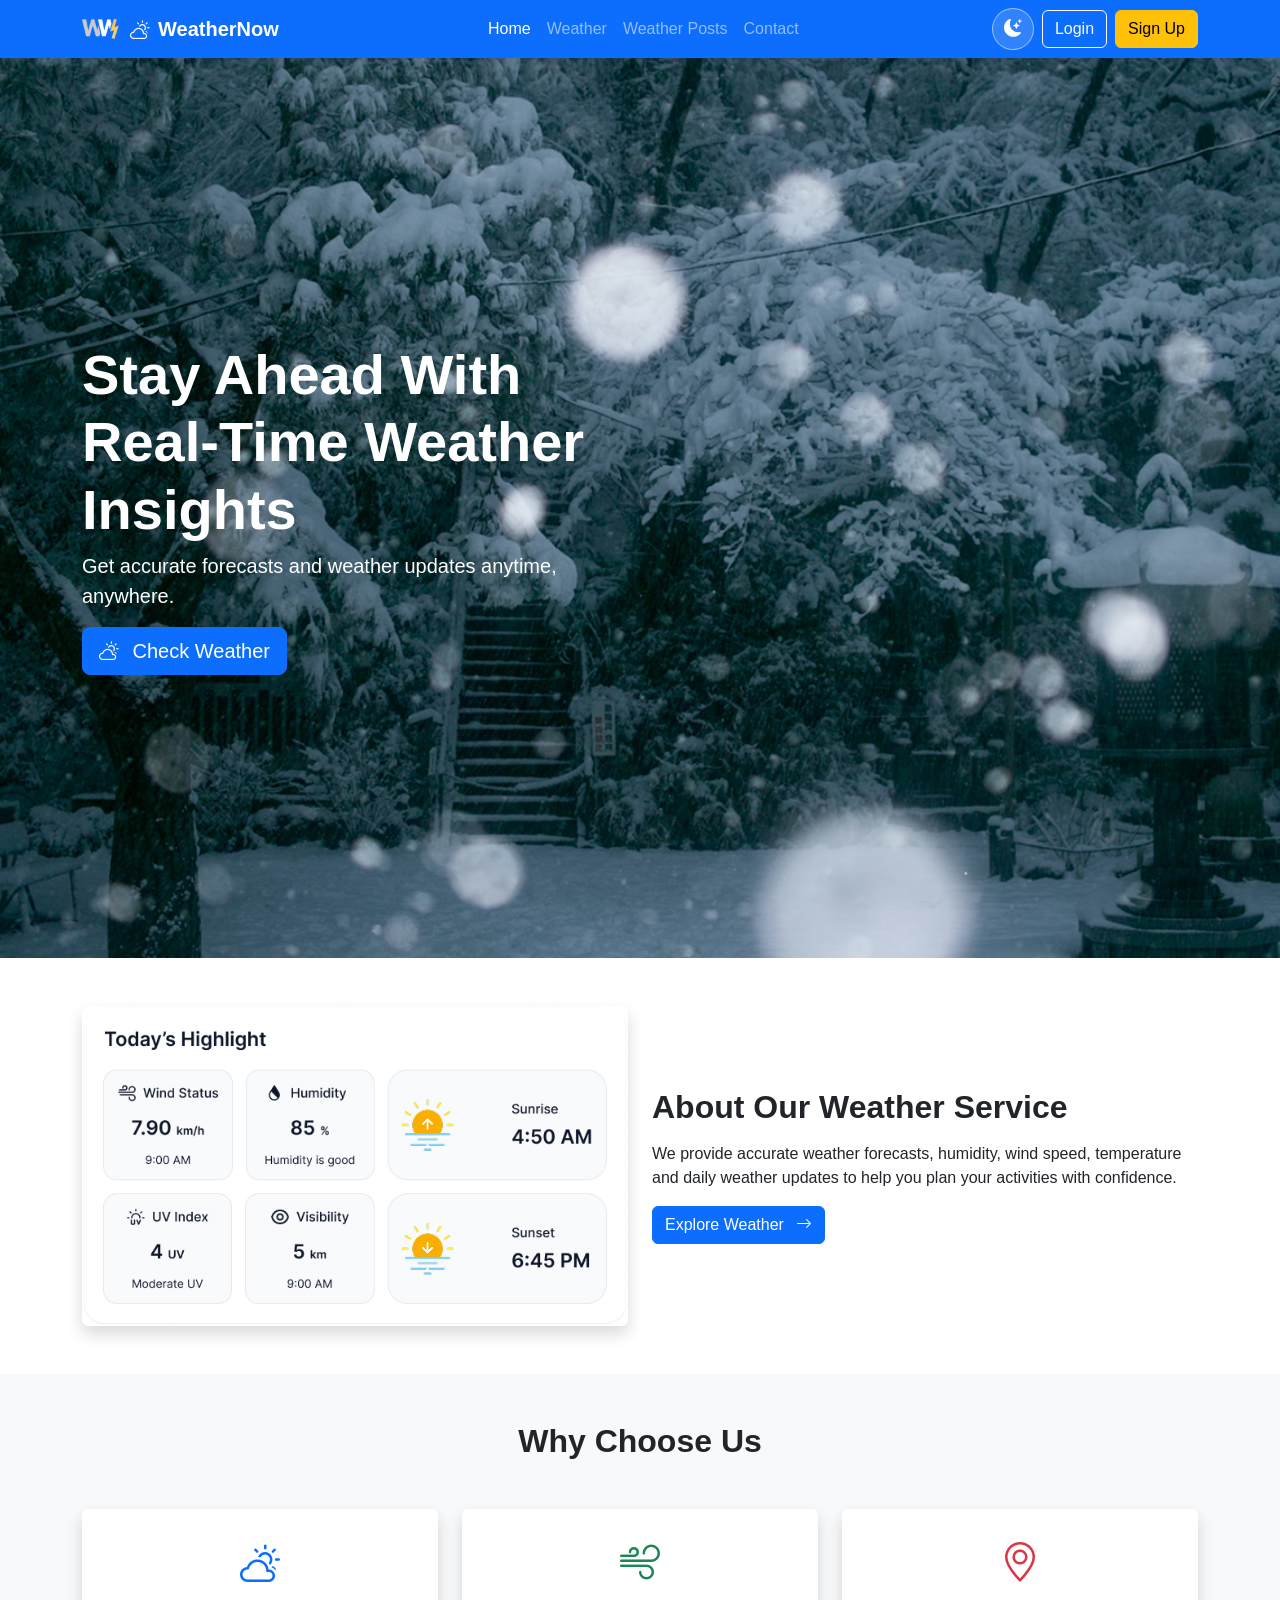
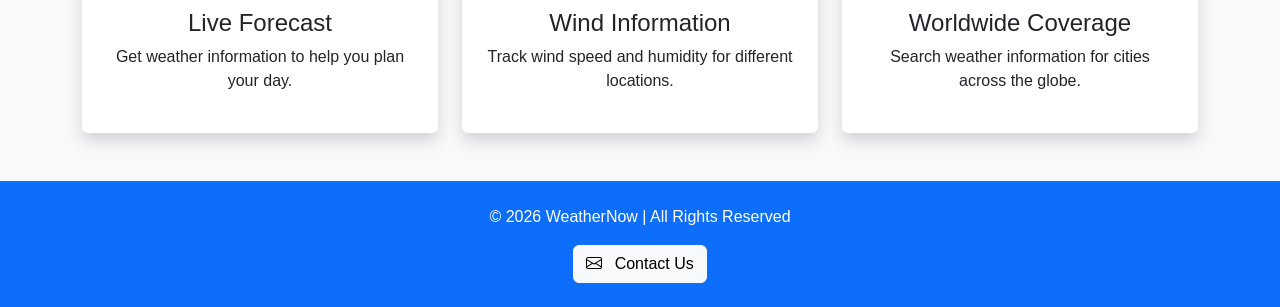
<file: index.html>
<!DOCTYPE html>
<html lang="en">

<head>

    <meta charset="UTF-8">

    <meta name="viewport" content="width=device-width, initial-scale=1.0">

    <title>WeatherNow | Weather Forecast</title>


    <!-- Bootstrap CSS -->
    <link
        href="https://cdn.jsdelivr.net/npm/bootstrap@5.3.3/dist/css/bootstrap.min.css"
        rel="stylesheet"
    >


    <!-- Bootstrap Icons -->
    <link
        rel="stylesheet"
        href="https://cdn.jsdelivr.net/npm/bootstrap-icons@1.11.3/font/bootstrap-icons.min.css"
    >


    <!-- Page CSS -->
    <link rel="stylesheet" href="css/index.css">

    <!-- Theme CSS -->
    <link rel="stylesheet" href="css/theme.css">

</head>


<body>


<!-- ========================= -->
<!-- NAVBAR -->
<!-- ========================= -->

<nav class="navbar navbar-expand-lg navbar-dark bg-primary">

    <div class="container">


        <!-- LOGO -->

        <a
            class="navbar-brand fw-bold d-flex align-items-center"
            href="index.html"
        >

            <img
                src="png/Group 4.png"
                alt="WeatherNow Logo"
                width="40"
                class="me-2"
            >

            <i class="bi bi-cloud-sun me-2"></i>

            WeatherNow

        </a>


        <!-- MOBILE MENU BUTTON -->

        <button
            class="navbar-toggler"
            type="button"
            data-bs-toggle="collapse"
            data-bs-target="#mainMenu"
            aria-controls="mainMenu"
            aria-expanded="false"
            aria-label="Toggle navigation"
        >

            <span class="navbar-toggler-icon"></span>

        </button>


        <!-- NAVIGATION -->

        <div
            class="collapse navbar-collapse"
            id="mainMenu"
        >


            <!-- MENU -->

            <ul class="navbar-nav mx-auto">

                <li class="nav-item">

                    <a
                        class="nav-link active"
                        href="index.html"
                    >
                        Home
                    </a>

                </li>


                <li class="nav-item">

                    <a
                        class="nav-link"
                        href="weather.html"
                    >
                        Weather
                    </a>

                </li>


                <li class="nav-item">

                    <a
                        class="nav-link"
                        href="posts.html"
                    >
                        Weather Posts
                    </a>

                </li>


                <li class="nav-item">

                    <a
                        class="nav-link"
                        href="contact.html"
                    >
                        Contact
                    </a>

                </li>

            </ul>


            <!-- RIGHT SIDE -->

            <div class="d-flex align-items-center gap-2">


                <!-- DARK / LIGHT BUTTON -->

                <div class="theme-switch">

                    <button
                        id="themeToggle"
                        type="button"
                        aria-label="Toggle dark mode"
                        title="Toggle dark mode"
                    >

                        <i
                            id="themeIcon"
                            class="bi bi-moon-stars-fill"
                        ></i>

                    </button>

                </div>


                <!-- LOGIN -->

                <button
                    class="btn btn-outline-light"
                    type="button"
                    data-bs-toggle="modal"
                    data-bs-target="#loginModal"
                >

                    Login

                </button>


                <!-- SIGN UP -->

                <button
                    class="btn btn-warning"
                    type="button"
                    data-bs-toggle="modal"
                    data-bs-target="#signupModal"
                >

                    Sign Up

                </button>

            </div>

        </div>

    </div>

</nav>



<!-- ========================= -->
<!-- HERO -->
<!-- ========================= -->

<section class="hero d-flex align-items-center">

    <div class="container">

        <div class="row">

            <div class="col-lg-6">

                <h1 class="display-4 fw-bold">

                    Stay Ahead With
                    Real-Time Weather Insights

                </h1>


                <p class="lead">

                    Get accurate forecasts and weather updates
                    anytime, anywhere.

                </p>


                <a
                    href="weather.html"
                    class="btn btn-primary btn-lg"
                >

                    <i class="bi bi-cloud-sun me-2"></i>

                    Check Weather

                </a>

            </div>

        </div>

    </div>

</section>



<!-- ========================= -->
<!-- ABOUT -->
<!-- ========================= -->

<section class="py-5">

    <div class="container">

        <div class="row align-items-center">


            <!-- IMAGE -->

            <div class="col-md-6 mb-4 mb-md-0">

                <img
                    src="png/Frame 5.png"
                    class="img-fluid rounded shadow"
                    alt="Weather illustration"
                >

            </div>


            <!-- TEXT -->

            <div class="col-md-6">

                <h2 class="fw-bold">

                    About Our Weather Service

                </h2>


                <p class="mt-3">

                    We provide accurate weather forecasts,
                    humidity, wind speed, temperature and daily
                    weather updates to help you plan your
                    activities with confidence.

                </p>


                <a
                    href="weather.html"
                    class="btn btn-primary"
                >

                    Explore Weather

                    <i class="bi bi-arrow-right ms-2"></i>

                </a>

            </div>

        </div>

    </div>

</section>



<!-- ========================= -->
<!-- FEATURES -->
<!-- ========================= -->

<section class="bg-light py-5">

    <div class="container">


        <h2 class="text-center fw-bold mb-5">

            Why Choose Us

        </h2>


        <div class="row g-4">


            <!-- FEATURE 1 -->

            <div class="col-md-4">

                <div
                    class="card feature-card shadow border-0 h-100"
                >

                    <div class="card-body text-center p-4">

                        <i
                            class="bi bi-cloud-sun fs-1 text-primary"
                        ></i>


                        <h4 class="mt-3">

                            Live Forecast

                        </h4>


                        <p>

                            Get weather information
                            to help you plan your day.

                        </p>

                    </div>

                </div>

            </div>



            <!-- FEATURE 2 -->

            <div class="col-md-4">

                <div
                    class="card feature-card shadow border-0 h-100"
                >

                    <div class="card-body text-center p-4">

                        <i
                            class="bi bi-wind fs-1 text-success"
                        ></i>


                        <h4 class="mt-3">

                            Wind Information

                        </h4>


                        <p>

                            Track wind speed and
                            humidity for different locations.

                        </p>

                    </div>

                </div>

            </div>



            <!-- FEATURE 3 -->

            <div class="col-md-4">

                <div
                    class="card feature-card shadow border-0 h-100"
                >

                    <div class="card-body text-center p-4">

                        <i
                            class="bi bi-geo-alt fs-1 text-danger"
                        ></i>


                        <h4 class="mt-3">

                            Worldwide Coverage

                        </h4>


                        <p>

                            Search weather information
                            for cities across the globe.

                        </p>

                    </div>

                </div>

            </div>


        </div>

    </div>

</section>



<!-- ========================= -->
<!-- LOGIN MODAL -->
<!-- ========================= -->

<div
    class="modal fade"
    id="loginModal"
    tabindex="-1"
    aria-hidden="true"
>

    <div class="modal-dialog modal-dialog-centered">

        <div class="modal-content">


            <div class="modal-header bg-primary text-white">

                <h5 class="modal-title">

                    Welcome Back ☁️

                </h5>


                <button
                    type="button"
                    class="btn-close btn-close-white"
                    data-bs-dismiss="modal"
                    aria-label="Close"
                ></button>

            </div>


            <div class="modal-body">

                <form id="loginForm">


                    <div class="mb-3">

                        <label
                            class="form-label"
                            for="loginEmail"
                        >
                            Email Address
                        </label>


                        <input
                            type="email"
                            id="loginEmail"
                            class="form-control"
                            placeholder="Enter your email"
                            required
                        >

                    </div>


                    <div class="mb-3">

                        <label
                            class="form-label"
                            for="loginPassword"
                        >
                            Password
                        </label>


                        <input
                            type="password"
                            id="loginPassword"
                            class="form-control"
                            placeholder="Enter your password"
                            required
                        >

                    </div>


                    <div
                        id="loginMessage"
                        class="small mb-3"
                    ></div>


                    <button
                        type="submit"
                        class="btn btn-primary w-100"
                    >

                        Login

                    </button>

                </form>

            </div>

        </div>

    </div>

</div>



<!-- ========================= -->
<!-- SIGN UP MODAL -->
<!-- ========================= -->

<div
    class="modal fade"
    id="signupModal"
    tabindex="-1"
    aria-hidden="true"
>

    <div class="modal-dialog modal-dialog-centered">

        <div class="modal-content">


            <div class="modal-header bg-primary text-white">

                <h5 class="modal-title">

                    Join WeatherNow 🌦️

                </h5>


                <button
                    type="button"
                    class="btn-close btn-close-white"
                    data-bs-dismiss="modal"
                    aria-label="Close"
                ></button>

            </div>


            <div class="modal-body">

                <form id="signupForm">


                    <div class="mb-3">

                        <label
                            class="form-label"
                            for="signupName"
                        >
                            Full Name
                        </label>


                        <input
                            type="text"
                            id="signupName"
                            class="form-control"
                            placeholder="Enter your name"
                            required
                        >

                    </div>


                    <div class="mb-3">

                        <label
                            class="form-label"
                            for="signupEmail"
                        >
                            Email Address
                        </label>


                        <input
                            type="email"
                            id="signupEmail"
                            class="form-control"
                            placeholder="Enter your email"
                            required
                        >

                    </div>


                    <div class="mb-3">

                        <label
                            class="form-label"
                            for="signupPassword"
                        >
                            Password
                        </label>


                        <input
                            type="password"
                            id="signupPassword"
                            class="form-control"
                            placeholder="Create a password"
                            required
                        >

                    </div>


                    <div class="mb-3">

                        <label
                            class="form-label"
                            for="confirmPassword"
                        >
                            Confirm Password
                        </label>


                        <input
                            type="password"
                            id="confirmPassword"
                            class="form-control"
                            placeholder="Confirm your password"
                            required
                        >

                    </div>


                    <div
                        id="signupMessage"
                        class="small mb-3"
                    ></div>


                    <button
                        type="submit"
                        class="btn btn-warning w-100"
                    >

                        Create Account

                    </button>

                </form>

            </div>

        </div>

    </div>

</div>



<!-- ========================= -->
<!-- FOOTER -->
<!-- ========================= -->

<footer class="bg-primary text-white text-center py-4">

    <div class="container">

        <p class="mb-3">

            © 2026 WeatherNow | All Rights Reserved

        </p>


        <a
            href="contact.html"
            class="btn btn-light"
        >

            <i class="bi bi-envelope me-2"></i>

            Contact Us

        </a>

    </div>

</footer>



<!-- ========================= -->
<!-- BOOTSTRAP JAVASCRIPT -->
<!-- ========================= -->

<script
    src="https://cdn.jsdelivr.net/npm/bootstrap@5.3.3/dist/js/bootstrap.bundle.min.js"
></script>


<!-- ========================= -->
<!-- THEME JAVASCRIPT -->
<!-- ========================= -->

<script src="js/theme.js"></script>


<!-- ========================= -->
<!-- LOGIN / SIGNUP JAVASCRIPT -->
<!-- ========================= -->

<script src="js/auth.js"></script>


</body>

</html>
</file>
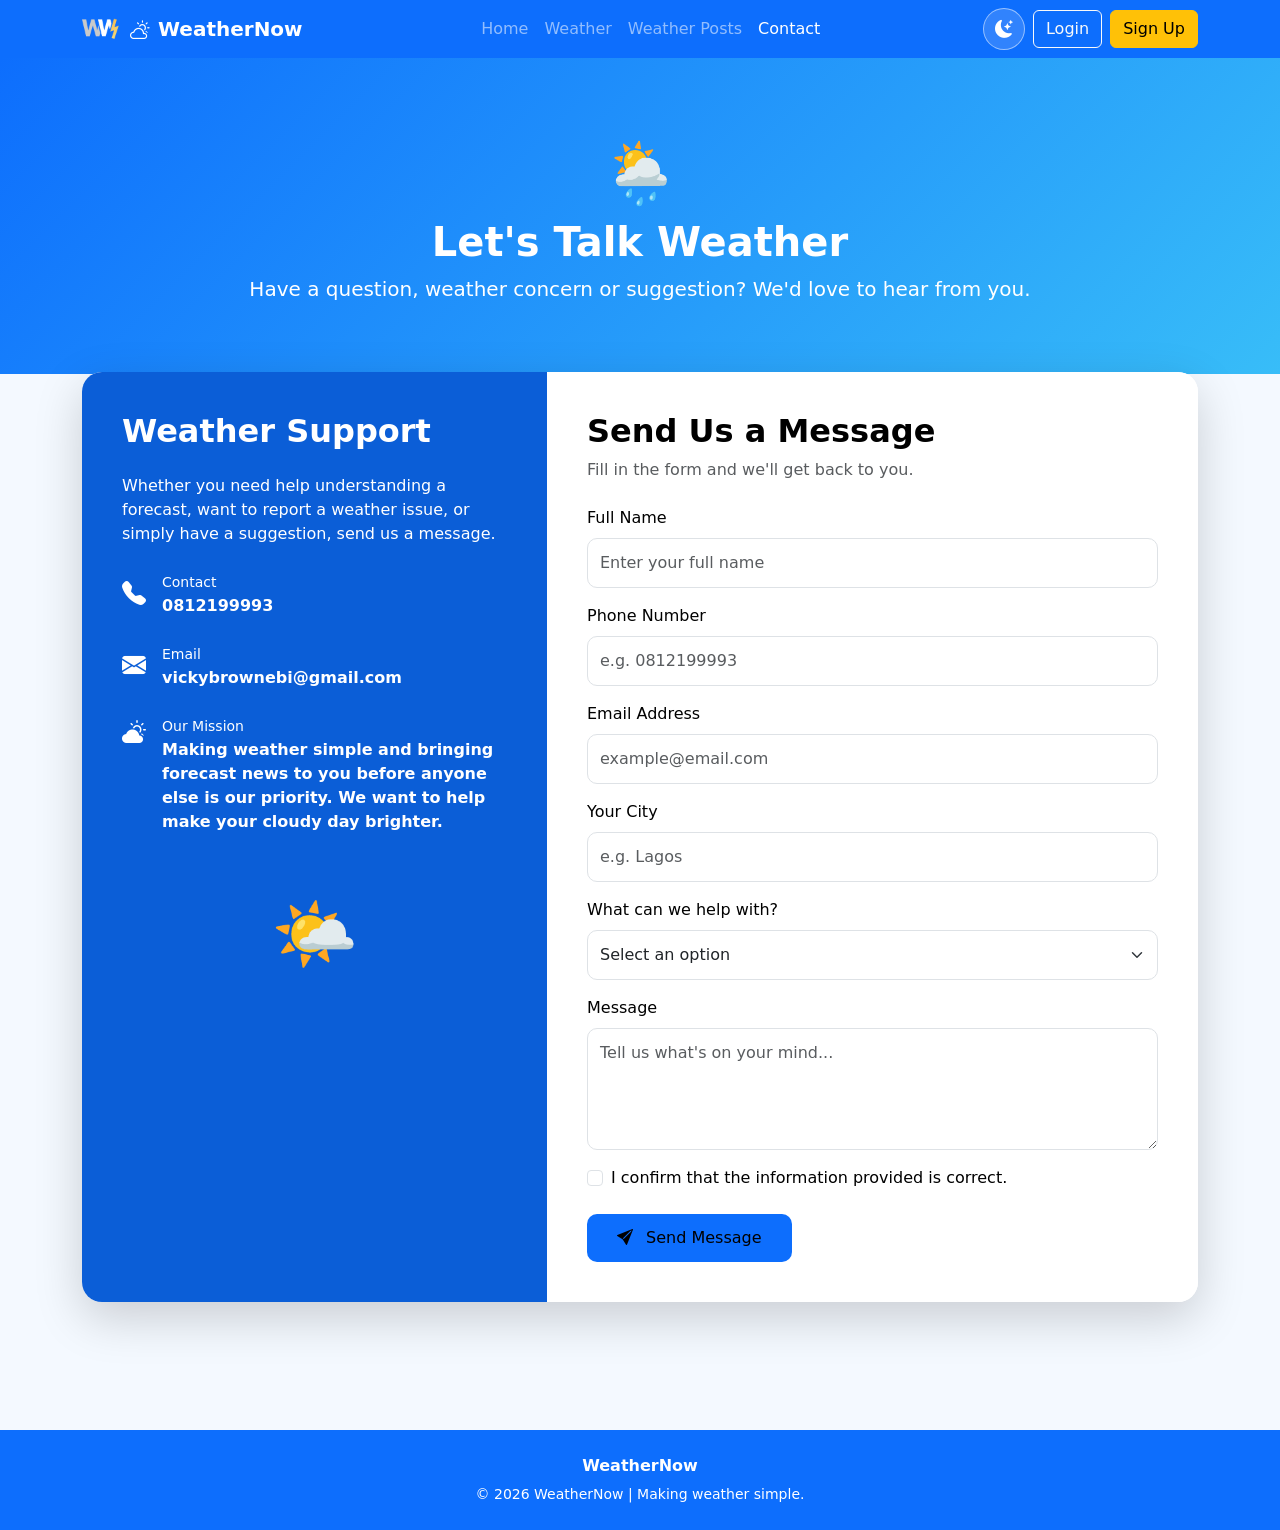
<file: contact.html>
<!DOCTYPE html>
<html lang="en">

<head>

    <meta charset="UTF-8">
    <meta name="viewport" content="width=device-width, initial-scale=1.0">

    <title>Contact Us | WeatherNow</title>

    <!-- Bootstrap CSS -->
    <link href="https://cdn.jsdelivr.net/npm/bootstrap@5.3.7/dist/css/bootstrap.min.css" rel="stylesheet">

    <!-- Bootstrap Icons -->
    <link rel="stylesheet" href="https://cdn.jsdelivr.net/npm/bootstrap-icons@1.13.1/font/bootstrap-icons.min.css">

    <!-- Page CSS -->
    <link rel="stylesheet" href="css/contact.css">

    <!-- Theme CSS - keep this after contact.css -->
    <link rel="stylesheet" href="css/theme.css">

</head>

<body>

    <!-- ========================= -->
    <!-- NAVBAR -->
    <!-- ========================= -->

    <nav class="navbar navbar-expand-lg navbar-dark bg-primary">

        <div class="container">

            <!-- LOGO -->

            <a class="navbar-brand fw-bold d-flex align-items-center" href="index.html">

                <img src="png/Group 4.png" alt="WeatherNow Logo" width="40" class="me-2">

                <i class="bi bi-cloud-sun me-2"></i>

                WeatherNow

            </a>


            <!-- MOBILE BUTTON -->

            <button class="navbar-toggler" type="button" data-bs-toggle="collapse" data-bs-target="#mainMenu"
                aria-controls="mainMenu" aria-expanded="false" aria-label="Toggle navigation">

                <span class="navbar-toggler-icon"></span>

            </button>


            <!-- MENU -->

            <div class="collapse navbar-collapse" id="mainMenu">

                <ul class="navbar-nav mx-auto">

                    <li class="nav-item">

                        <a class="nav-link" href="index.html">
                            Home
                        </a>

                    </li>


                    <li class="nav-item">

                        <a class="nav-link" href="weather.html">
                            Weather
                        </a>

                    </li>


                    <li class="nav-item">

                        <a class="nav-link" href="posts.html">
                            Weather Posts
                        </a>

                    </li>


                    <li class="nav-item">

                        <a class="nav-link active" href="contact.html">
                            Contact
                        </a>

                    </li>

                </ul>


                <!-- RIGHT SIDE -->

                <div class="d-flex align-items-center gap-2">


                    <!-- THEME BUTTON -->

                    <button id="themeToggle" type="button" aria-label="Toggle dark mode" title="Toggle dark mode">

                        <i id="themeIcon" class="bi bi-moon-stars-fill"></i>

                    </button>


                    <!-- LOGIN -->

                    <button class="btn btn-outline-light" type="button" data-bs-toggle="modal"
                        data-bs-target="#loginModal">
                        Login
                    </button>


                    <!-- SIGN UP -->

                    <button class="btn btn-warning" type="button" data-bs-toggle="modal" data-bs-target="#signupModal">
                        Sign Up
                    </button>

                </div>

            </div>

        </div>

    </nav>



    <!-- ========================= -->
    <!-- CONTACT HERO -->
    <!-- ========================= -->

    <section class="contact-hero">

        <div class="container text-center">

            <div class="weather-icon">
                🌦️
            </div>

            <h1 class="fw-bold">
                Let's Talk Weather
            </h1>

            <p class="lead mb-0">
                Have a question, weather concern or suggestion?
                We'd love to hear from you.
            </p>

        </div>

    </section>



    <!-- ========================= -->
    <!-- CONTACT SECTION -->
    <!-- ========================= -->

    <section class="container py-5">

        <div class="card contact-card shadow-lg border-0">

            <div class="row g-0">


                <!-- ========================= -->
                <!-- LEFT SIDE -->
                <!-- ========================= -->

                <div class="col-lg-5">

                    <div class="contact-info h-100">

                        <h2 class="fw-bold mb-4">
                            Weather Support
                        </h2>

                        <p>
                            Whether you need help understanding a forecast,
                            want to report a weather issue, or simply have
                            a suggestion, send us a message.
                        </p>


                        <!-- PHONE -->

                        <div class="d-flex align-items-center mt-4">

                            <i class="bi bi-telephone-fill me-3 fs-4"></i>

                            <div>

                                <small>
                                    Contact
                                </small>

                                <p class="mb-0 fw-bold">
                                    0812199993
                                </p>

                            </div>

                        </div>


                        <!-- EMAIL -->

                        <div class="d-flex align-items-center mt-4">

                            <i class="bi bi-envelope-fill me-3 fs-4"></i>

                            <div>

                                <small>
                                    Email
                                </small>

                                <p class="mb-0 fw-bold">
                                    vickybrownebi@gmail.com
                                </p>

                            </div>

                        </div>


                        <!-- MISSION -->

                        <div class="d-flex align-items-start mt-4">

                            <i class="bi bi-cloud-sun-fill me-3 fs-4"></i>

                            <div>

                                <small>
                                    Our Mission
                                </small>

                                <p class="mb-0 fw-bold">

                                    Making weather simple and bringing
                                    forecast news to you before anyone else
                                    is our priority. We want to help make
                                    your cloudy day brighter.

                                </p>

                            </div>

                        </div>


                        <div class="mt-5 text-center">

                            <span style="font-size: 70px;">
                                🌤️
                            </span>

                        </div>

                    </div>

                </div>



                <!-- ========================= -->
                <!-- RIGHT SIDE FORM -->
                <!-- ========================= -->

                <div class="col-lg-7">

                    <div class="form-area">

                        <h2 class="fw-bold mb-2">
                            Send Us a Message
                        </h2>

                        <p class="text-muted mb-4">
                            Fill in the form and we'll get back to you.
                        </p>


                        <!-- SUCCESS MESSAGE -->

                        <div id="successMessage" class="alert alert-success d-none">

                            <i class="bi bi-check-circle-fill me-2"></i>

                            Your message has been sent successfully!

                        </div>


                        <!-- FORM -->

                        <form id="contactForm" novalidate>


                            <!-- NAME -->

                            <div class="mb-3">

                                <label for="name" class="form-label">
                                    Full Name
                                </label>

                                <input type="text" class="form-control" id="name" placeholder="Enter your full name"
                                    required>

                                <div id="nameError" class="text-danger small mt-1"></div>

                            </div>


                            <!-- PHONE -->

                            <div class="mb-3">

                                <label for="phone" class="form-label">
                                    Phone Number
                                </label>

                                <input type="tel" class="form-control" id="phone" placeholder="e.g. 0812199993"
                                    required>

                                <div id="phoneError" class="text-danger small mt-1"></div>

                            </div>


                            <!-- EMAIL -->

                            <div class="mb-3">

                                <label for="email" class="form-label">
                                    Email Address
                                </label>

                                <input type="email" class="form-control" id="email" placeholder="example@email.com"
                                    required>

                                <div id="emailError" class="text-danger small mt-1"></div>

                            </div>


                            <!-- CITY -->

                            <div class="mb-3">

                                <label for="city" class="form-label">
                                    Your City
                                </label>

                                <input type="text" class="form-control" id="city" placeholder="e.g. Lagos" required>

                                <div id="cityError" class="text-danger small mt-1"></div>

                            </div>


                            <!-- SUBJECT -->

                            <div class="mb-3">

                                <label for="subject" class="form-label">
                                    What can we help with?
                                </label>

                                <select class="form-select" id="subject" required>

                                    <option value="">
                                        Select an option
                                    </option>

                                    <option value="weather">
                                        Weather Information
                                    </option>

                                    <option value="forecast">
                                        Forecast Question
                                    </option>

                                    <option value="feedback">
                                        Website Feedback
                                    </option>

                                    <option value="other">
                                        Other
                                    </option>

                                </select>

                                <div id="subjectError" class="text-danger small mt-1"></div>

                            </div>


                            <!-- MESSAGE -->

                            <div class="mb-3">

                                <label for="message" class="form-label">
                                    Message
                                </label>

                                <textarea class="form-control" id="message" rows="4"
                                    placeholder="Tell us what's on your mind..." required></textarea>

                                <div id="messageError" class="text-danger small mt-1"></div>

                            </div>


                            <!-- AGREEMENT -->

                            <div class="form-check mb-4">

                                <input class="form-check-input" type="checkbox" id="agreement" required>

                                <label class="form-check-label" for="agreement">
                                    I confirm that the information provided
                                    is correct.
                                </label>

                                <div id="agreementError" class="text-danger small mt-1"></div>

                            </div>


                            <!-- SEND -->

                            <button type="submit" class="btn btn-weather">

                                <i class="bi bi-send-fill me-2"></i>

                                Send Message

                            </button>

                        </form>

                    </div>

                </div>

            </div>

        </div>

    </section>



    <!-- ========================= -->
    <!-- LOGIN MODAL -->
    <!-- ========================= -->

    <div class="modal fade" id="loginModal" tabindex="-1" aria-hidden="true">

        <div class="modal-dialog modal-dialog-centered">

            <div class="modal-content">

                <div class="modal-header bg-primary text-white">

                    <h5 class="modal-title">
                        Welcome Back ☁️
                    </h5>

                    <button type="button" class="btn-close btn-close-white" data-bs-dismiss="modal"></button>

                </div>


                <div class="modal-body">

                    <form id="loginForm">

                        <div class="mb-3">

                            <label for="loginEmail" class="form-label">
                                Email Address
                            </label>

                            <input type="email" id="loginEmail" class="form-control" placeholder="Enter your email"
                                required>

                        </div>


                        <div class="mb-3">

                            <label for="loginPassword" class="form-label">
                                Password
                            </label>

                            <input type="password" id="loginPassword" class="form-control"
                                placeholder="Enter your password" required>

                        </div>


                        <div id="loginMessage" class="small mb-3"></div>


                        <button type="submit" class="btn btn-primary w-100">
                            Login
                        </button>

                    </form>

                </div>

            </div>

        </div>

    </div>



    <!-- ========================= -->
    <!-- SIGN UP MODAL -->
    <!-- ========================= -->

    <div class="modal fade" id="signupModal" tabindex="-1" aria-hidden="true">

        <div class="modal-dialog modal-dialog-centered">

            <div class="modal-content">

                <div class="modal-header bg-primary text-white">

                    <h5 class="modal-title">
                        Join WeatherNow 🌦️
                    </h5>

                    <button type="button" class="btn-close btn-close-white" data-bs-dismiss="modal"></button>

                </div>


                <div class="modal-body">

                    <form id="signupForm">

                        <div class="mb-3">

                            <label for="signupName" class="form-label">
                                Full Name
                            </label>

                            <input type="text" id="signupName" class="form-control" placeholder="Enter your name"
                                required>

                        </div>


                        <div class="mb-3">

                            <label for="signupEmail" class="form-label">
                                Email Address
                            </label>

                            <input type="email" id="signupEmail" class="form-control" placeholder="Enter your email"
                                required>

                        </div>


                        <div class="mb-3">

                            <label for="signupPassword" class="form-label">
                                Password
                            </label>

                            <input type="password" id="signupPassword" class="form-control"
                                placeholder="Create a password" required>

                        </div>


                        <div class="mb-3">

                            <label for="confirmPassword" class="form-label">
                                Confirm Password
                            </label>

                            <input type="password" id="confirmPassword" class="form-control"
                                placeholder="Confirm your password" required>

                        </div>


                        <div id="signupMessage" class="small mb-3"></div>


                        <button type="submit" class="btn btn-warning w-100">
                            Create Account
                        </button>

                    </form>

                </div>

            </div>

        </div>

    </div>



    <!-- ========================= -->
    <!-- FOOTER -->
    <!-- ========================= -->

    <footer class="bg-primary text-white text-center py-4">

        <div class="container">

            <p class="mb-1 fw-bold">
                WeatherNow
            </p>

            <small>
                © 2026 WeatherNow | Making weather simple.
            </small>

        </div>

    </footer>



    <!-- ========================= -->
    <!-- BOOTSTRAP JS -->
    <!-- ========================= -->

    <script src="https://cdn.jsdelivr.net/npm/bootstrap@5.3.7/dist/js/bootstrap.bundle.min.js"></script>


    <!-- ========================= -->
    <!-- THEME JS -->
    <!-- ========================= -->

    <script src="js/theme.js"></script>


    <!-- ========================= -->
    <!-- AUTH JS -->
    <!-- ========================= -->

    <script src="js/auth.js"></script>


    <!-- ========================= -->
    <!-- CONTACT JS -->
    <!-- ========================= -->

    <script src="js/contact.js"></script>


</body>

</html>
</file>
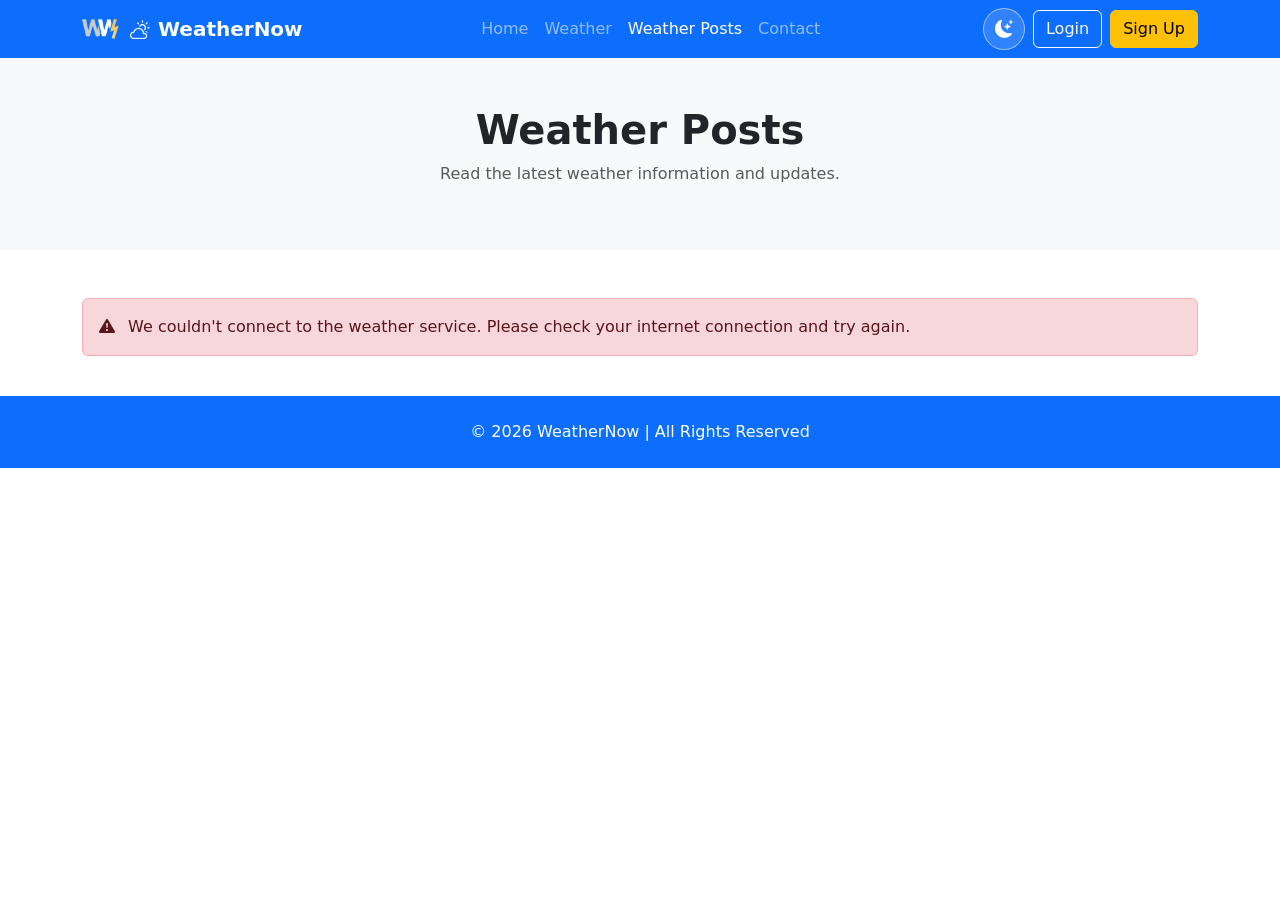
<file: posts.html>
<!DOCTYPE html>
<html lang="en">

<head>

    <meta charset="UTF-8">

    <meta name="viewport" content="width=device-width, initial-scale=1.0">

    <title>Weather Posts | WeatherNow</title>


    <!-- Bootstrap CSS -->
    <link href="https://cdn.jsdelivr.net/npm/bootstrap@5.3.7/dist/css/bootstrap.min.css" rel="stylesheet">


    <!-- Bootstrap Icons -->
    <link rel="stylesheet" href="https://cdn.jsdelivr.net/npm/bootstrap-icons@1.13.1/font/bootstrap-icons.min.css">

    <link rel="stylesheet" href="css/post.css">
    <!-- Theme CSS -->
    <link rel="stylesheet" href="css/theme.css">


</head>

<body>


    <!-- ========================= -->
    <!-- NAVBAR -->
    <!-- ========================= -->

    <nav class="navbar navbar-expand-lg navbar-dark bg-primary">

        <div class="container">


            <!-- LOGO -->

            <a class="navbar-brand fw-bold d-flex align-items-center" href="index.html">

                <img src="png/Group 4.png" alt="WeatherNow Logo" width="40" class="me-2">

                <i class="bi bi-cloud-sun me-2"></i>

                WeatherNow

            </a>


            <!-- MOBILE MENU BUTTON -->

            <button class="navbar-toggler" type="button" data-bs-toggle="collapse" data-bs-target="#mainMenu"
                aria-controls="mainMenu" aria-expanded="false" aria-label="Toggle navigation">

                <span class="navbar-toggler-icon"></span>

            </button>


            <!-- NAVIGATION -->

            <div class="collapse navbar-collapse" id="mainMenu">


                <!-- MENU -->

                <ul class="navbar-nav mx-auto">

                    <li class="nav-item">

                        <a class="nav-link" href="index.html">
                            Home
                        </a>

                    </li>


                    <li class="nav-item">

                        <a class="nav-link" href="weather.html">
                            Weather
                        </a>

                    </li>


                    <li class="nav-item">

                        <a class="nav-link active" aria-current="page" href="posts.html">
                            Weather Posts
                        </a>

                    </li>


                    <li class="nav-item">

                        <a class="nav-link" href="contact.html">
                            Contact
                        </a>

                    </li>

                </ul>


                <!-- RIGHT SIDE -->

                <div class="d-flex align-items-center gap-2">


                    <!-- DARK / LIGHT BUTTON -->

                    <div class="theme-switch">

                        <button id="themeToggle" type="button" aria-label="Toggle dark mode" title="Toggle dark mode">

                            <i id="themeIcon" class="bi bi-moon-stars-fill"></i>

                        </button>

                    </div>


                    <!-- LOGIN -->

                    <button class="btn btn-outline-light" type="button" data-bs-toggle="modal"
                        data-bs-target="#loginModal">
                        Login
                    </button>


                    <!-- SIGN UP -->

                    <button class="btn btn-warning" type="button" data-bs-toggle="modal" data-bs-target="#signupModal">
                        Sign Up
                    </button>


                </div>

            </div>

        </div>

    </nav>



    <!-- ========================= -->
    <!-- PAGE HEADER -->
    <!-- ========================= -->

    <section class="bg-light py-5">

        <div class="container text-center">

            <h1 class="fw-bold">
                Weather Posts
            </h1>

            <p class="text-muted">
                Read the latest weather information and updates.
            </p>

        </div>

    </section>



    <!-- ========================= -->
    <!-- POSTS -->
    <!-- ========================= -->

    <section class="py-5">

        <div class="container">


            <!-- LOADING -->

            <div id="loading" class="text-center">

                <div class="spinner-border text-primary" role="status">

                    <span class="visually-hidden">
                        Loading...
                    </span>

                </div>

                <p class="mt-2">
                    Loading posts...
                </p>

            </div>


            <!-- ERROR -->

            <div id="errorMessage" class="alert alert-danger d-none" role="alert">
            </div>


            <!-- POSTS CONTAINER -->

            <div id="postsContainer" class="row g-4">
            </div>

        </div>

    </section>



    <!-- ========================= -->
    <!-- LOGIN MODAL -->
    <!-- ========================= -->

    <div class="modal fade" id="loginModal" tabindex="-1" aria-hidden="true">

        <div class="modal-dialog modal-dialog-centered">

            <div class="modal-content">


                <div class="modal-header bg-primary text-white">

                    <h5 class="modal-title">
                        Welcome Back ☁️
                    </h5>


                    <button type="button" class="btn-close btn-close-white" data-bs-dismiss="modal"
                        aria-label="Close"></button>

                </div>


                <div class="modal-body">

                    <form id="loginForm">


                        <div class="mb-3">

                            <label class="form-label" for="loginEmail">
                                Email Address
                            </label>

                            <input type="email" id="loginEmail" class="form-control" placeholder="Enter your email">

                        </div>


                        <div class="mb-3">

                            <label class="form-label" for="loginPassword">
                                Password
                            </label>

                            <input type="password" id="loginPassword" class="form-control"
                                placeholder="Enter your password">

                        </div>


                        <div id="loginMessage" class="small mb-3"></div>


                        <button type="submit" class="btn btn-primary w-100">
                            Login
                        </button>

                    </form>

                </div>

            </div>

        </div>

    </div>



    <!-- ========================= -->
    <!-- SIGN UP MODAL -->
    <!-- ========================= -->

    <div class="modal fade" id="signupModal" tabindex="-1" aria-hidden="true">

        <div class="modal-dialog modal-dialog-centered">

            <div class="modal-content">


                <div class="modal-header bg-primary text-white">

                    <h5 class="modal-title">
                        Join WeatherNow 🌦️
                    </h5>


                    <button type="button" class="btn-close btn-close-white" data-bs-dismiss="modal"
                        aria-label="Close"></button>

                </div>


                <div class="modal-body">

                    <form id="signupForm">


                        <div class="mb-3">

                            <label class="form-label" for="signupName">
                                Full Name
                            </label>

                            <input type="text" id="signupName" class="form-control" placeholder="Enter your name">

                        </div>


                        <div class="mb-3">

                            <label class="form-label" for="signupEmail">
                                Email Address
                            </label>

                            <input type="email" id="signupEmail" class="form-control" placeholder="Enter your email">

                        </div>


                        <div class="mb-3">

                            <label class="form-label" for="signupPassword">
                                Password
                            </label>

                            <input type="password" id="signupPassword" class="form-control"
                                placeholder="Create a password">

                        </div>


                        <div class="mb-3">

                            <label class="form-label" for="confirmPassword">
                                Confirm Password
                            </label>

                            <input type="password" id="confirmPassword" class="form-control"
                                placeholder="Confirm your password">

                        </div>


                        <div id="signupMessage" class="small mb-3"></div>


                        <button type="submit" class="btn btn-warning w-100">
                            Create Account
                        </button>

                    </form>

                </div>

            </div>

        </div>

    </div>



    <!-- ========================= -->
    <!-- FOOTER -->
    <!-- ========================= -->

    <footer class="bg-primary text-white text-center py-4">

        <div class="container">

            <p class="mb-0">
                © 2026 WeatherNow | All Rights Reserved
            </p>

        </div>

    </footer>



    <!-- ========================= -->
    <!-- BOOTSTRAP JAVASCRIPT -->
    <!-- ========================= -->

    <script src="https://cdn.jsdelivr.net/npm/bootstrap@5.3.7/dist/js/bootstrap.bundle.min.js"></script>


    <!-- ========================= -->
    <!-- THEME JAVASCRIPT -->
    <!-- ========================= -->

    <script src="js/theme.js"></script>


    <!-- ========================= -->
    <!-- POSTS JAVASCRIPT -->
    <!-- ========================= -->

    <script src="js/posts.js"></script>


    <!-- ========================= -->
    <!-- AUTH JAVASCRIPT -->
    <!-- ========================= -->

    <script src="js/auth.js"></script>


</body>

</html>
</file>
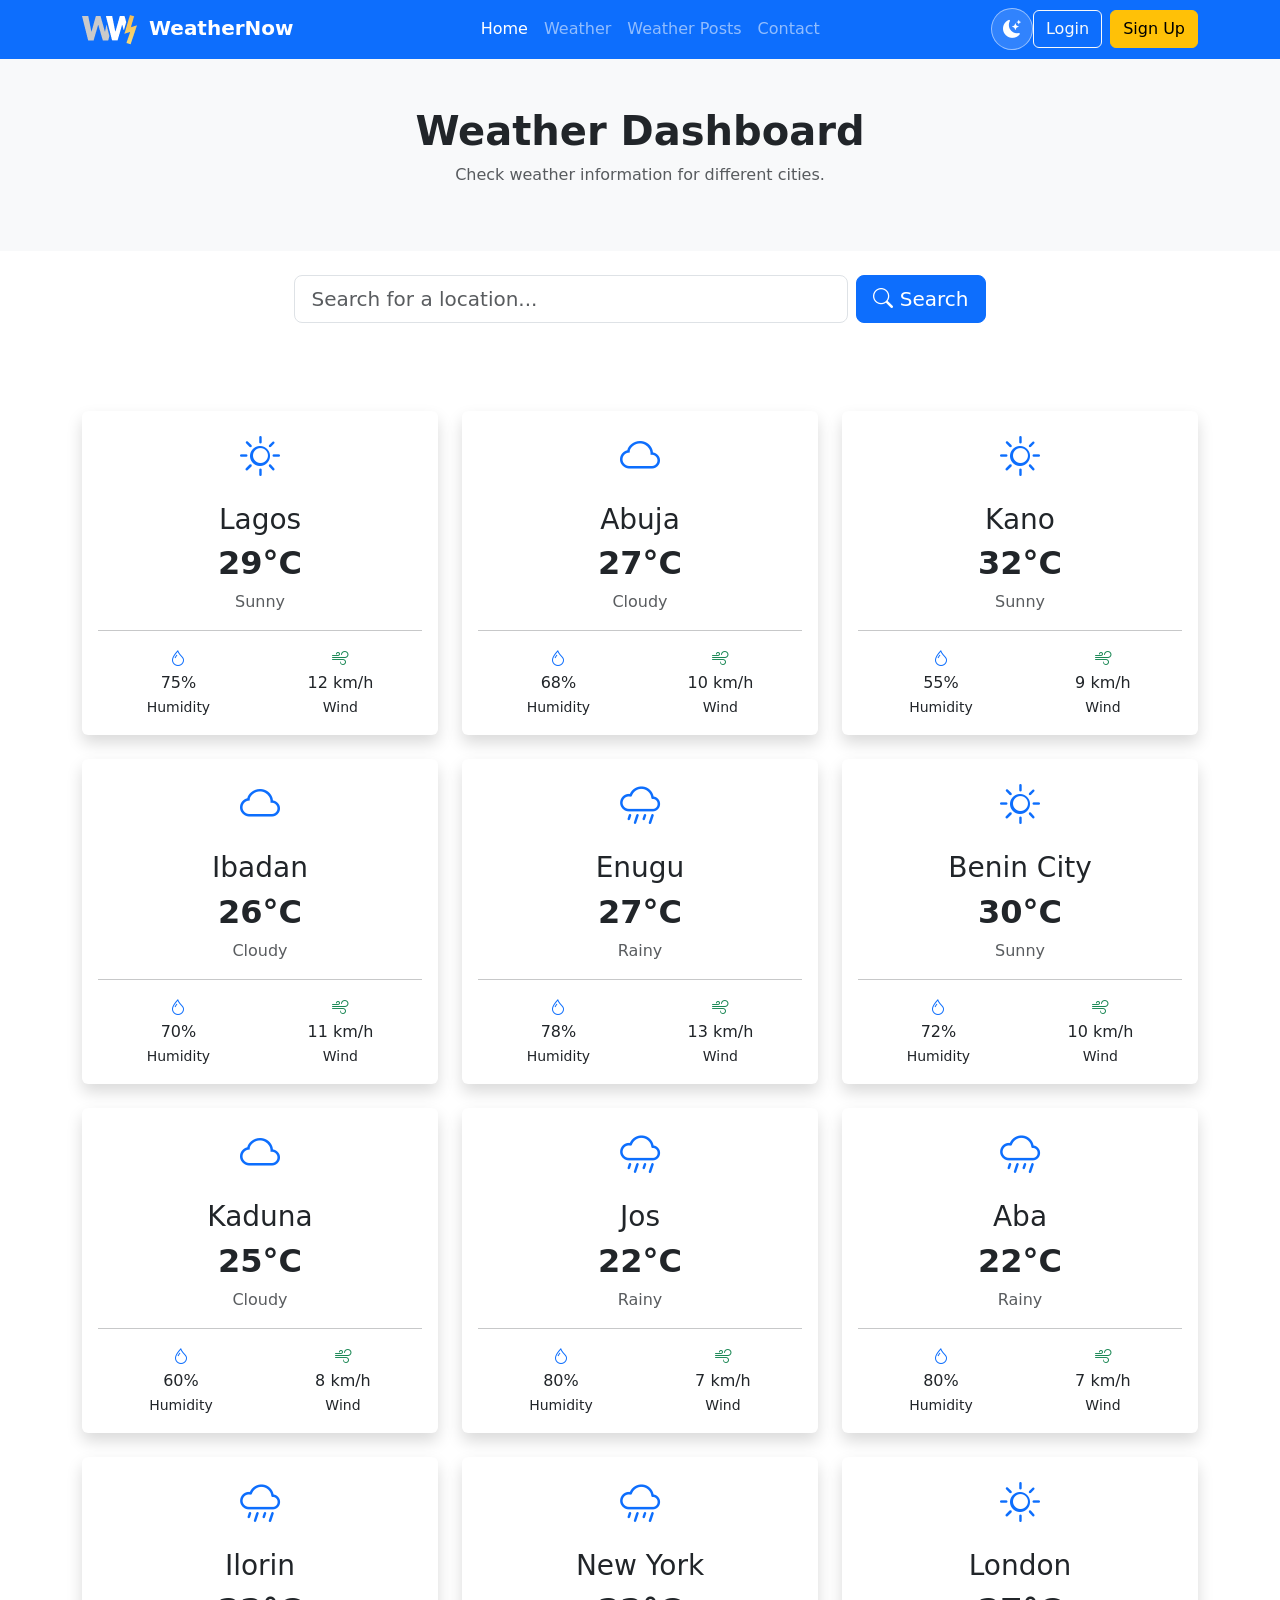
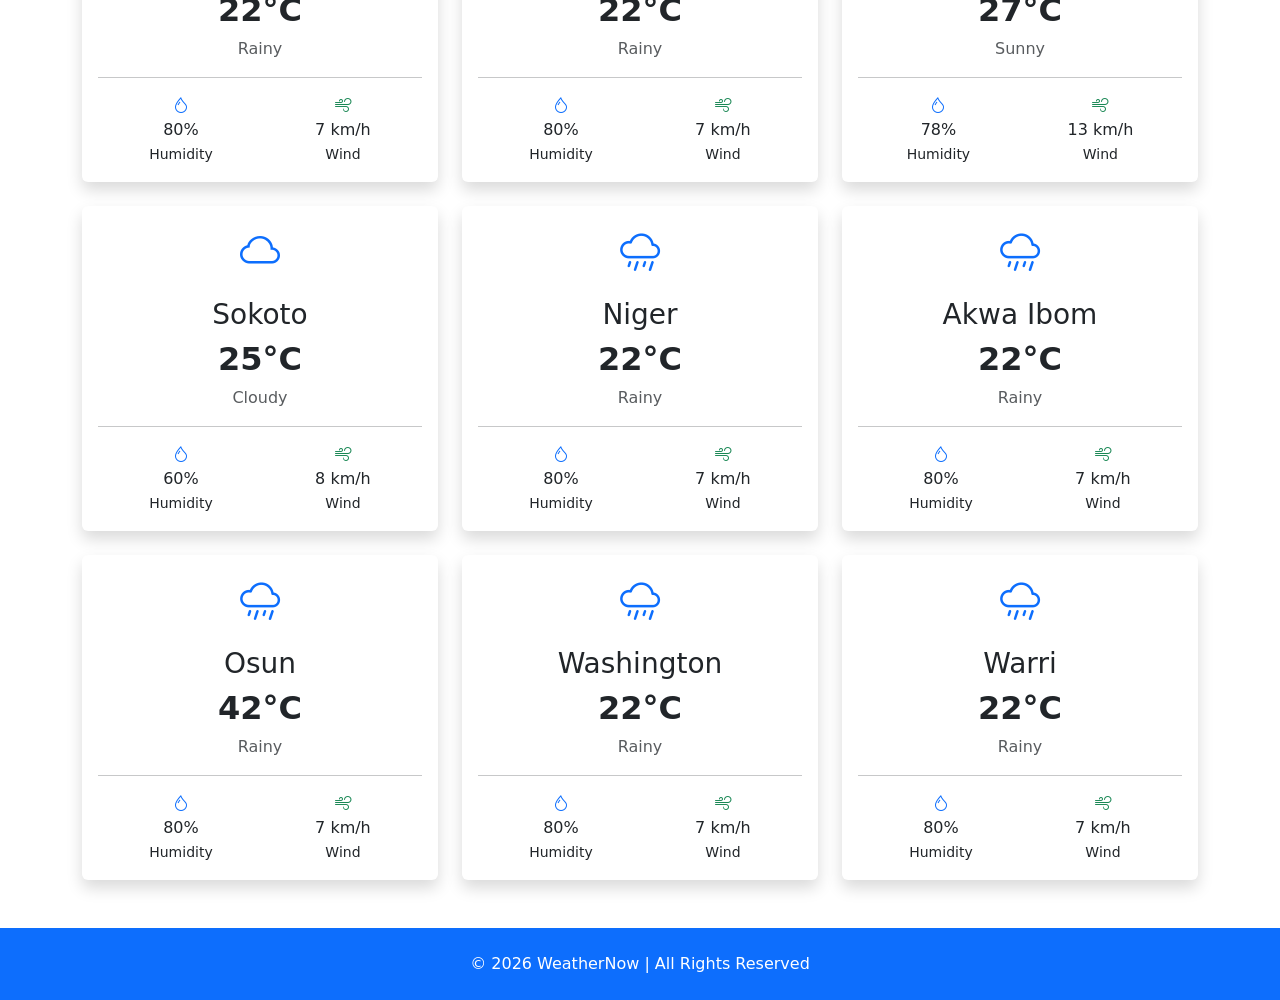
<file: weather.html>
<!DOCTYPE html>
<html lang="en">

<head>
    <meta charset="UTF-8">
    <meta name="viewport" content="width=device-width, initial-scale=1.0">

    <title>Weather | WeatherNow</title>

    <!-- Bootstrap CSS -->
    <link href="https://cdn.jsdelivr.net/npm/bootstrap@5.3.7/dist/css/bootstrap.min.css" rel="stylesheet">

    <!-- Bootstrap Icons -->
    <link rel="stylesheet" href="https://cdn.jsdelivr.net/npm/bootstrap-icons@1.13.1/font/bootstrap-icons.min.css">
    <link rel="stylesheet" href="css/weather.css">
</head>

<body>

    <!-- NAVBAR -->
    <nav class="navbar navbar-expand-lg navbar-dark bg-primary">


        <div class="container">

            <!-- LOGO -->
            <a class="navbar-brand fw-bold" href="index.html"><img src="png/Group 4.png" alt="" srcset="">

                WeatherNow
            </a>

            <!-- MOBILE MENU BUTTON -->
            <button class="navbar-toggler" type="button" data-bs-toggle="collapse" data-bs-target="#mainMenu">
                <span class="navbar-toggler-icon"></span>
            </button>

            <!-- NAVIGATION -->
            <div class="collapse navbar-collapse" id="mainMenu">

                <ul class="navbar-nav mx-auto">

                    <li class="nav-item">
                        <a class="nav-link active" href="index.html">
                            Home
                        </a>
                    </li>

                    <li class="nav-item">
                        <a class="nav-link" href="weather.html">
                            Weather
                        </a>
                    </li>

                    <li class="nav-item">
                        <a class="nav-link" href="posts.html">
                            Weather Posts
                        </a>
                    </li>

                    <li class="nav-item">
                        <a class="nav-link" href="contact.html">
                            Contact
                        </a>
                    </li>

                </ul>


                <div class="theme-switch">
                    <button id="themeToggle" type="button" aria-label="Toggle dark mode" title="Toggle dark mode">
                        <i id="themeIcon" class="bi bi-moon-stars-fill"></i>
                    </button>


                </div>
            </div>


            <!-- LOGIN / SIGN UP -->

            <div class="d-flex gap-2">

                <button class="btn btn-outline-light" data-bs-toggle="modal" data-bs-target="#loginModal">
                    Login
                </button>

                <button class="btn btn-warning" data-bs-toggle="modal" data-bs-target="#signupModal">
                    Sign Up
                </button>

            </div>

        </div>

        </div>

    </nav>


    <!-- PAGE TITLE -->
    <section class="bg-light py-5">

        <div class="container text-center">

            <h1 class="fw-bold">
                Weather Dashboard
            </h1>

            <p class="text-muted">
                Check weather information for different cities.
            </p>

        </div>

    </section>
    <!-- SEARCH LOCATION -->
    <section class="py-4 bg-white">
        <div class="container">

            <form id="searchForm" class="row justify-content-center g-2">

                <div class="col-md-6">
                    <input type="text" id="searchInput" class="form-control form-control-lg"
                        placeholder="Search for a location...">
                </div>

                <div class="col-md-auto">
                    <button type="submit" class="btn btn-primary btn-lg">
                        <i class="bi bi-search"></i>
                        Search
                    </button>
                </div>

            </form>

            <!-- Error message -->
            <div id="searchMessage" class="text-center mt-3 text-danger">
            </div>

        </div>
    </section>

    <!-- WEATHER CARDS -->
    <section class="py-5">

        <div class="container">

            <div class="row g-4" id="weatherContainer">
                <!-- JavaScript will put the weather cards here -->
            </div>

        </div>

    </section>

    <div class="modal fade" id="loginModal" tabindex="-1" aria-hidden="true">

        <div class="modal-dialog modal-dialog-centered">

            <div class="modal-content">

                <div class="modal-header bg-primary text-white">

                    <h5 class="modal-title">
                        Welcome Back ☁️
                    </h5>

                    <button type="button" class="btn-close btn-close-white" data-bs-dismiss="modal"></button>

                </div>


                <div class="modal-body">

                    <form id="loginForm">

                        <div class="mb-3">

                            <label class="form-label">
                                Email Address
                            </label>

                            <input type="email" id="loginEmail" class="form-control" placeholder="Enter your email">

                        </div>


                        <div class="mb-3">

                            <label class="form-label">
                                Password
                            </label>

                            <input type="password" id="loginPassword" class="form-control"
                                placeholder="Enter your password">

                        </div>


                        <div id="loginMessage" class="small mb-3"></div>


                        <button type="submit" class="btn btn-primary w-100">
                            Login
                        </button>

                    </form>

                </div>

            </div>

        </div>

    </div>
    <!-- SIGN UP MODAL -->

    <div class="modal fade" id="signupModal" tabindex="-1" aria-hidden="true">

        <div class="modal-dialog modal-dialog-centered">

            <div class="modal-content">

                <div class="modal-header bg-tertiary text-white">

                    <h5 class="modal-title">
                        Join WeatherNow 🌦️
                    </h5>

                    <button type="button" class="btn-close btn-close-white" data-bs-dismiss="modal"></button>

                </div>


                <div class="modal-body">

                    <form id="signupForm">

                        <div class="mb-3">

                            <label class="form-label">
                                Full Name
                            </label>

                            <input type="text" id="signupName" class="form-control" placeholder="Enter your name">

                        </div>


                        <div class="mb-3">

                            <label class="form-label">
                                Email Address
                            </label>

                            <input type="email" id="signupEmail" class="form-control" placeholder="Enter your email">

                        </div>


                        <div class="mb-3">

                            <label class="form-label">
                                Password
                            </label>

                            <input type="password" id="signupPassword" class="form-control"
                                placeholder="Create a password">

                        </div>


                        <div class="mb-3">

                            <label class="form-label">
                                Confirm Password
                            </label>

                            <input type="password" id="confirmPassword" class="form-control"
                                placeholder="Confirm your password">

                        </div>


                        <div id="signupMessage" class="small mb-3"></div>


                        <button type="submit" class="btn btn-warning w-100">
                            Create Account
                        </button>

                    </form>

                </div>

            </div>

        </div>

    </div>
    <!-- Footer -->

    <!-- FOOTER -->
    <footer class="bg-primary text-white text-center py-4">

        <p class="mb-0">
            © 2026 WeatherNow | All Rights Reserved
        </p>

    </footer>


    <!-- Bootstrap JavaScript -->
    <script src="https://cdn.jsdelivr.net/npm/bootstrap@5.3.7/dist/js/bootstrap.bundle.min.js">
    </script>

    <!-- Your JavaScript -->
    <script src="js/weather.js"></script>


</body>

</html>
</file>
<file: css/index.css>
body{
            font-family: Arial, sans-serif;
        }

        .hero{
            /* background: linear-gradient(rgba(0,0,0,.5), rgba(0,0,0,.5)) */
            background-image: url("/png/bg-weather.png");
            
            background-size: cover;
            background-position: center;
            height:100vh;
            color:white;
            display:flex;
            align-items:center;
        }

        .feature-card{
            transition:.103s;
        }

        .feature-card:hover{
            transform:translateY(-8px);
        }

        footer{
            background:#0d6efd;
            color:white;
            padding:20px;
            text-align:center;
        }
</file>
<file: css/theme.css>
/* ========================= */
/* DARK / LIGHT BUTTON */
/* ========================= */

#themeToggle {

    width: 42px;
    height: 42px;

    border: 1px solid rgba(255, 255, 255, 0.5);

    border-radius: 50%;

    background: rgba(255, 255, 255, 0.15);

    color: white;

    display: flex;
    align-items: center;
    justify-content: center;

    cursor: pointer;

    font-size: 18px;

    transition: all 0.3s ease;
}

#themeToggle:hover {

    transform: rotate(15deg) scale(1.08);

    background: rgba(255, 255, 255, 0.3);
}


/* ========================= */
/* GENERAL DARK MODE */
/* ========================= */

body.dark-mode {

    background-color: #101828 !important;

    color: white !important;
}


/* ========================= */
/* TEXT */
/* ========================= */

body.dark-mode h1,
body.dark-mode h2,
body.dark-mode h3,
body.dark-mode h4,
body.dark-mode h5,
body.dark-mode h6 {

    color: white !important;
}


/* ========================= */
/* LIGHT SECTIONS */
/* ========================= */

body.dark-mode .bg-light {

    background-color: #182230 !important;

    color: white !important;
}


/* ========================= */
/* WHITE SECTIONS */
/* ========================= */

body.dark-mode .bg-white {

    background-color: #111827 !important;
}


/* ========================= */
/* CARDS */
/* ========================= */

body.dark-mode .card {

    background-color: #1e293b !important;

    color: white !important;

    border-color: #334155 !important;
}


/* ========================= */
/* CARD TEXT */
/* ========================= */

body.dark-mode .card p,
body.dark-mode .card small,
body.dark-mode .card h3,
body.dark-mode .card h4,
body.dark-mode .card h5 {

    color: white !important;
}


/* ========================= */
/* FORMS */
/* ========================= */

body.dark-mode .form-control,
body.dark-mode .form-select {

    background-color: #1f2937 !important;

    color: white !important;

    border-color: #475569 !important;
}


body.dark-mode .form-control::placeholder {

    color: #94a3b8 !important;
}


/* ========================= */
/* MODALS */
/* ========================= */

body.dark-mode .modal-content {

    background-color: #1e293b;

    color: white;
}


body.dark-mode .modal-content .form-label {

    color: white;
}


/* ========================= */
/* FOOTER */
/* ========================= */

body.dark-mode footer {

    background-color: #020617 !important;
}


/* MOBILE */

@media (max-width: 991px) {

    #themeToggle {

        margin-top: 10px;

    }

}
</file>
<file: css/contact.css>
body {
            background: #f4f9ff;
        }

        .contact-hero {
            background: linear-gradient(135deg, #0d6efd, #38bdf8);
            color: white;
            padding: 70px 0;
        }

        .contact-card {
            margin-top: -50px;
            border: none;
            border-radius: 20px;
            overflow: hidden;
        }

        .contact-info {
            background: #0b5ed7;
            color: white;
            padding: 40px;
        }

        .contact-info i {
            font-size: 25px;
        }

        .form-area {
            padding: 40px;
            background: white;
            color: black;
        }

        .form-control,
        .form-select {
            border-radius: 10px;
            padding: 12px;
        }

        .btn-weather {
            background: #0d6efd;
            color: black;
            border-radius: 10px;
            padding: 12px 30px;
            border: none;
        }

        .btn-weather:hover {
            background: #084298;
            color: white;
        }

        .weather-icon {
            font-size: 60px;
        }

        footer {
            margin-top: 80px;
        }
</file>
<file: css/post.css>
/* ==========================================
   WEATHER POSTS
========================================== */

.weather-post-card {
    border-radius: 18px;
    transition: transform 0.3s ease, box-shadow 0.3s ease;
    background: #ffffff;
}

.weather-post-card:hover {
    transform: translateY(-8px);
    box-shadow: 0 18px 40px rgba(0, 0, 0, 0.12) !important;
}


/* ==========================================
   IMAGE
========================================== */

.weather-image-wrapper {
    height: 220px;
    position: relative;
    overflow: hidden;
}

.weather-post-image {
    width: 100%;
    height: 100%;
    object-fit: cover;
    transition: transform 0.5s ease;
}

.weather-post-card:hover .weather-post-image {
    transform: scale(1.06);
}


.weather-image-overlay {
    position: absolute;
    inset: 0;

    background:
        linear-gradient(
            to bottom,
            rgba(0, 0, 0, 0.05),
            rgba(0, 0, 0, 0.55)
        );
}


.weather-image-content {
    position: absolute;
    bottom: 15px;
    left: 18px;
}


/* ==========================================
   WEATHER ICON
========================================== */

.weather-main-icon {
    font-size: 2rem;
    color: #0d6efd;
}


/* ==========================================
   WEATHER DESCRIPTION
========================================== */

.weather-description {
    font-size: 1rem;
    font-weight: 500;
}


/* ==========================================
   WEATHER DETAILS
========================================== */

.weather-detail {
    display: flex;
    align-items: center;
    gap: 10px;

    padding: 12px;

    background: #f8f9fa;

    border-radius: 12px;
}


.weather-detail i {
    font-size: 1.3rem;
    color: #0d6efd;
}


.weather-detail div {
    display: flex;
    flex-direction: column;
}


.weather-detail small {
    color: #6c757d;
    font-size: 0.75rem;
}


.weather-detail strong {
    font-size: 0.9rem;
}


/* ==========================================
   DARK MODE
========================================== */

body.dark-mode .weather-post-card {
    background: #1e293b;
    color: #ffffff;
}


body.dark-mode .weather-detail {
    background: #273449;
}


body.dark-mode .weather-detail small {
    color: #cbd5e1;
}


body.dark-mode .weather-description {
    color: #e2e8f0;
}


body.dark-mode .weather-post-card hr {
    border-color: rgba(255, 255, 255, 0.15);
}


/* ==========================================
   MOBILE
========================================== */

@media (max-width: 576px) {

    .weather-image-wrapper {
        height: 200px;
    }

    .weather-post-card {
        border-radius: 14px;
    }

}
</file>
<file: css/weather.css>
/* ========================= */
/* THEME BUTTON */
/* ========================= */

#themeToggle {

    width: 42px;
    height: 42px;

    border: 1px solid rgba(255, 255, 255, 0.5);

    border-radius: 200%;

    background: rgba(255, 255, 255, 0.15);

    color: white;

    display: flex;

    align-items: center;

    justify-content: center;

    cursor: pointer;

    font-size: 18px;

    transition: all 0.3s ease;
}


#themeToggle:hover {

    transform: rotate(15deg) scale(1.08);

    background: rgba(255, 255, 255, 0.3);
}


/* ========================= */
/* DARK MODE */
/* ========================= */

body.dark-mode {

    background-color: #101828 !important;

    color: white !important;
}


/* PAGE TITLE */

body.dark-mode .bg-light {

    background-color: #182230 !important;

    color: white !important;
}


body.dark-mode .bg-light h1 {

    color: white !important;
}


body.dark-mode .bg-light p {

    color: #cbd5e1 !important;
}


/* SEARCH SECTION */

body.dark-mode .bg-white {

    background-color: #111827 !important;
}


/* SEARCH INPUT */

body.dark-mode .form-control {

    background-color: #1f2937 !important;

    color: white !important;

    border-color: #475569 !important;
}


body.dark-mode .form-control::placeholder {

    color: #94a3b8 !important;
}


/* WEATHER CARDS */

body.dark-mode .card {

    background-color: #1e293b !important;

    color: white !important;

    border-color: #334155 !important;
}


/* CARD TEXT */

body.dark-mode .card h2,
body.dark-mode .card h3,
body.dark-mode .card p,
body.dark-mode .card small {

    color: white !important;
}


/* MUTED TEXT */

body.dark-mode .text-muted {

    color: #cbd5e1 !important;
}


/* LINES */

body.dark-mode hr {

    border-color: #475569 !important;
}


/* FOOTER */

body.dark-mode footer {

    background-color: #020617 !important;
}


/* MOBILE */

@media (max-width: 991px) {

    #themeToggle {

        margin-top: 10px;

    }

}
</file>
